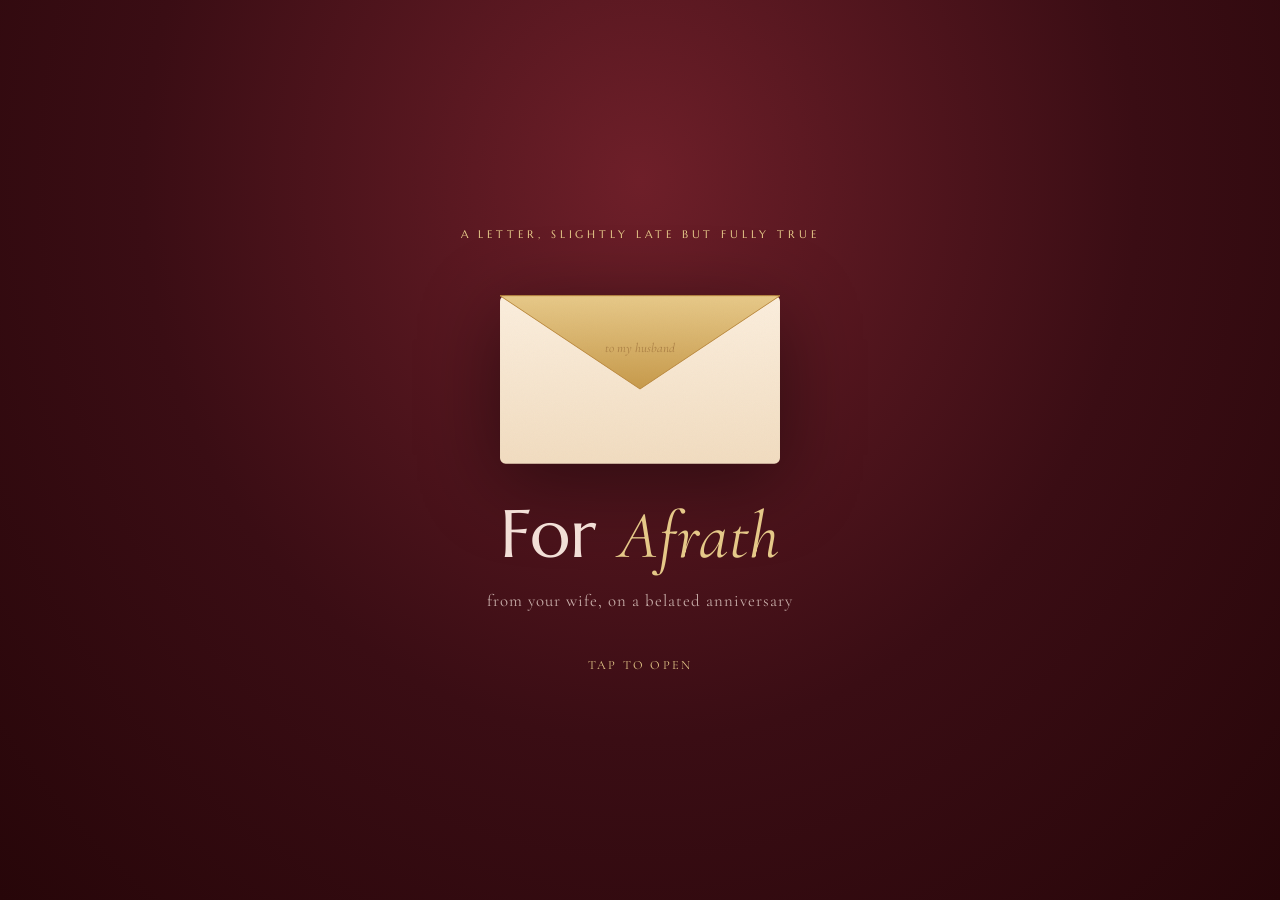
<file: index.html>
<!DOCTYPE html>
<html lang="en">
<head>
<meta charset="UTF-8">
<meta name="viewport" content="width=device-width, initial-scale=1.0">
<title>For Afrath</title>
<link rel="preconnect" href="https://fonts.googleapis.com">
<link href="https://fonts.googleapis.com/css2?family=Cormorant+Garamond:ital,wght@0,400;0,500;0,600;1,400;1,500&family=Marcellus&family=Caveat:wght@500;600&display=swap" rel="stylesheet">
<link rel="stylesheet" href="love.css">
<style>
  :root{
    --maroon-deep:#3a0d14;
    --maroon:#5c1620;
    --blush:#f3e0d8;
    --cream:#faf3ec;
    --gold:#c79a4b;
    --gold-soft:#e6c989;
    --ink:#2a1410;
  }

  *{margin:0;padding:0;box-sizing:border-box;}

  html{scroll-behavior:smooth; overflow-x:hidden; width:100%;}

  body{
    background:var(--cream);
    color:var(--ink);
    font-family:'Cormorant Garamond', serif;
    overflow-x:hidden;
  }

  @media (prefers-reduced-motion: reduce){
    *{animation-duration:0.01ms !important; animation-iteration-count:1 !important; transition-duration:0.01ms !important; scroll-behavior:auto !important;}
  }

  a{color:inherit;}

  ::selection{background:var(--gold-soft); color:var(--maroon-deep);}

  /* ===== Texture overlay ===== */
  .grain{
    position:fixed; inset:0; pointer-events:none; z-index:999;
    opacity:0.035; mix-blend-mode:multiply;
    background-image:url("data:image/svg+xml,%3Csvg xmlns='http://www.w3.org/2000/svg' width='200' height='200'%3E%3Cfilter id='n'%3E%3CfeTurbulence type='fractalNoise' baseFrequency='0.9' numOctaves='2' stitchTiles='stitch'/%3E%3C/filter%3E%3Crect width='100%25' height='100%25' filter='url(%23n)'/%3E%3C/svg%3E");
  }

  /* ===== HERO / ENVELOPE ===== */
  .hero{
    min-height:100svh;
    display:flex; flex-direction:column; align-items:center; justify-content:center;
    text-align:center;
    background:radial-gradient(ellipse at 50% 20%, #6e1f29 0%, var(--maroon-deep) 55%, #270609 100%);
    color:var(--blush);
    position:relative;
    padding:40px 24px;
    cursor:pointer;
  }

  .hero-eyebrow{
    font-family:'Marcellus', serif;
    letter-spacing:0.35em;
    text-transform:uppercase;
    font-size:0.7rem;
    color:var(--gold-soft);
    opacity:0;
    animation:fadeUp 1.2s ease forwards 0.3s;
  }

  .envelope{
    width:min(280px, 70vw);
    aspect-ratio:3/2;
    margin:36px 0 28px;
    position:relative;
    opacity:0;
    animation:fadeUp 1.2s ease forwards 0.6s;
  }
  .envelope svg{width:100%; height:100%; display:block; filter:drop-shadow(0 18px 40px rgba(0,0,0,0.45));}
  .envelope .flap{transform-origin:50% 0%; transition:transform 1.1s cubic-bezier(.6,0,.2,1);}
  .hero.opened .envelope .flap{transform:rotateX(180deg);}
  .envelope .letter-peek{transition:transform 1s cubic-bezier(.2,.7,.3,1) 0.35s, opacity 0.6s ease 0.35s; opacity:0; transform:translateY(0px);}
  .hero.opened .envelope .letter-peek{opacity:1; transform:translateY(-22px);}

  .hero-title{
    font-family:'Marcellus', serif;
    font-size:clamp(2.4rem, 7vw, 4.2rem);
    font-weight:400;
    letter-spacing:0.01em;
    opacity:0;
    animation:fadeUp 1.2s ease forwards 0.9s;
  }
  .hero-title em{
    font-style:italic;
    font-family:'Cormorant Garamond', serif;
    color:var(--gold-soft);
  }

  .hero-sub{
    margin-top:14px;
    font-size:1.05rem;
    letter-spacing:0.06em;
    color:rgba(243,224,216,0.75);
    opacity:0;
    animation:fadeUp 1.2s ease forwards 1.1s;
  }

  .hero-hint{
    margin-top:46px;
    font-size:0.78rem;
    letter-spacing:0.18em;
    text-transform:uppercase;
    color:var(--gold-soft);
    opacity:0;
    animation:fadeUp 1.2s ease forwards 1.4s, pulse 2.4s ease-in-out infinite 2.6s;
  }
  .hero.opened .hero-hint{display:none;}

  .hero-begin{
    margin-top:46px;
    display:none;
    font-family:'Marcellus', serif;
    letter-spacing:0.12em;
    text-transform:uppercase;
    font-size:0.8rem;
    padding:14px 36px;
    border-radius:30px;
    border:1px solid var(--gold-soft);
    color:var(--gold-soft);
    opacity:0;
    transition:background 0.35s ease, color 0.35s ease, transform 0.3s ease;
  }
  .hero.opened .hero-begin{
    display:inline-block;
    animation:fadeUp 0.9s ease forwards 0.6s;
  }
  .hero-begin:hover{background:var(--gold-soft); color:var(--maroon-deep); transform:translateY(-2px);}

  @keyframes fadeUp{
    from{opacity:0; transform:translateY(16px);}
    to{opacity:1; transform:translateY(0);}
  }
  @keyframes pulse{
    0%,100%{opacity:0.55;} 50%{opacity:1;}
  }

  /* ===== SECTION SHELL ===== */
  section{
    position:relative;
    padding:120px 24px;
  }
  .section-inner{max-width:760px; margin:0 auto;}

  .kicker{
    font-family:'Marcellus', serif;
    font-size:0.72rem;
    letter-spacing:0.3em;
    text-transform:uppercase;
    color:var(--maroon);
    opacity:0.7;
    display:block;
    margin-bottom:18px;
  }

  .reveal{opacity:0; transform:translateY(28px); transition:opacity 0.9s ease, transform 0.9s ease;}
  .reveal.in{opacity:1; transform:translateY(0);}

  /* ===== INTRO LINE ===== */
  .intro{
    text-align:center;
    background:var(--cream);
  }
  .intro p{
    font-size:clamp(1.3rem,2.6vw,1.7rem);
    line-height:1.65;
    font-style:italic;
    color:var(--maroon-deep);
  }
  .signature-mark{
    margin-top:34px;
    font-family:'Caveat', cursive;
    font-size:1.8rem;
    color:var(--gold);
  }

  /* ===== TIMELINE ===== */
  .timeline-section{background:var(--blush);}
  .timeline{
    position:relative;
    margin-top:60px;
    padding-left:28px;
  }
  .timeline::before{
    content:"";
    position:absolute;
    left:4px; top:6px; bottom:6px;
    width:1px;
    background:linear-gradient(var(--gold) 0%, var(--maroon) 100%);
    opacity:0.5;
  }
  .t-item{
    position:relative;
    padding:0 0 56px 32px;
  }
  .t-item:last-child{padding-bottom:0;}
  .t-item::before{
    content:"";
    position:absolute;
    left:-29px; top:4px;
    width:9px; height:9px;
    border-radius:50%;
    background:var(--gold);
    box-shadow:0 0 0 5px var(--blush), 0 0 0 6px rgba(199,154,75,0.4);
  }
  .t-date{
    font-family:'Marcellus', serif;
    font-size:0.78rem;
    letter-spacing:0.18em;
    text-transform:uppercase;
    color:var(--maroon);
    opacity:0.75;
  }
  .t-title{
    font-family:'Marcellus', serif;
    font-size:1.5rem;
    margin:8px 0 8px;
    color:var(--maroon-deep);
  }
  .t-text{font-size:1.1rem; line-height:1.7; color:#4a2a25; max-width:54ch;}

  .photo-slot{
    margin-top:18px;
    width:160px; height:200px;
    border:1px dashed rgba(92,22,32,0.35);
    border-radius:4px;
    display:flex; align-items:center; justify-content:center;
    background:rgba(255,255,255,0.35);
    font-family:'Marcellus', serif;
    font-size:0.65rem;
    letter-spacing:0.1em;
    text-transform:uppercase;
    color:rgba(92,22,32,0.45);
    text-align:center;
    padding:10px;
  }

  /* ===== LETTER ===== */
  .letter-section{
    background:linear-gradient(180deg, var(--cream) 0%, #f6ead9 100%);
  }
  .letter-paper{
    background:#fffaf2;
    border:1px solid rgba(199,154,75,0.35);
    box-shadow:0 30px 60px -20px rgba(58,13,20,0.25), 0 0 0 1px rgba(199,154,75,0.08);
    border-radius:2px;
    padding:clamp(32px,6vw,72px);
    position:relative;
  }
  .letter-paper::before{
    content:"";
    position:absolute; inset:14px;
    border:1px solid rgba(199,154,75,0.18);
    pointer-events:none;
  }
  .letter-head{
    text-align:center;
    margin-bottom:40px;
  }
  .letter-to{
    font-family:'Marcellus', serif;
    font-size:1.6rem;
    color:var(--maroon-deep);
  }
  .letter-occasion{
    margin-top:6px;
    font-size:0.95rem;
    color:var(--maroon);
    opacity:0.7;
    font-style:italic;
  }
  .letter-body p{
    font-size:1.18rem;
    line-height:1.85;
    margin-bottom:24px;
    color:#3a241d;
  }
  .letter-body p:first-of-type::first-letter{
    font-family:'Marcellus', serif;
    font-size:3.4rem;
    float:left;
    line-height:0.8;
    padding:8px 10px 0 0;
    color:var(--maroon);
  }
  .letter-sign{
    margin-top:36px;
    text-align:right;
  }
  .letter-sign .from{
    font-family:'Caveat', cursive;
    font-size:2.1rem;
    color:var(--maroon);
  }

  /* ===== CLOSING ===== */
  .closing{
    text-align:center;
    background:radial-gradient(ellipse at 50% 80%, #6e1f29 0%, var(--maroon-deep) 60%, #270609 100%);
    color:var(--blush);
    padding-bottom:140px;
  }
  .closing .kicker{color:var(--gold-soft);}
  .closing-title{
    font-family:'Marcellus', serif;
    font-size:clamp(1.8rem,4.5vw,2.6rem);
    margin-bottom:18px;
  }
  .closing-title em{font-style:italic; color:var(--gold-soft); font-family:'Cormorant Garamond', serif;}
  .closing p{
    font-size:1.15rem;
    line-height:1.7;
    color:rgba(243,224,216,0.8);
    max-width:50ch;
    margin:0 auto;
  }
  .heart-mark{
    margin-top:40px;
    font-size:1.6rem;
    color:var(--gold-soft);
  }

  @media (max-width:540px){
    section{padding:84px 20px;}
    .timeline{padding-left:18px;}
    .t-item{padding-left:26px;}
    .photo-slot{width:130px; height:170px;}
  }
</style>
</head>
<body>

<div class="grain"></div>

<!-- HERO / ENVELOPE -->
<div class="hero" id="hero">
  <span class="hero-eyebrow">A letter, slightly late but fully true</span>
  <div class="envelope" id="envelope">
    <svg viewBox="0 0 300 200" xmlns="http://www.w3.org/2000/svg">
      <defs>
        <linearGradient id="envBody" x1="0" y1="0" x2="0" y2="1">
          <stop offset="0%" stop-color="#fbeedd"/>
          <stop offset="100%" stop-color="#f1dcc0"/>
        </linearGradient>
        <linearGradient id="envFlap" x1="0" y1="0" x2="0" y2="1">
          <stop offset="0%" stop-color="#e7c989"/>
          <stop offset="100%" stop-color="#c79a4b"/>
        </linearGradient>
      </defs>
      <rect x="0" y="20" width="300" height="180" rx="6" fill="url(#envBody)"/>
      <polygon class="letter-peek" points="60,30 240,30 240,110 60,110" fill="#fffdf8" stroke="#e6c989" stroke-width="1"/>
      <polygon points="0,20 150,120 300,20" fill="#f8e4c8" stroke="#d8b06a" stroke-width="1" opacity="0.0"/>
      <polygon class="flap" points="0,20 150,120 300,20" fill="url(#envFlap)" stroke="#b8863a" stroke-width="1"/>
      <text x="150" y="80" text-anchor="middle" font-family="Cormorant Garamond, serif" font-style="italic" font-size="14" fill="#8a5a2a" opacity="0.55">to my husband</text>
    </svg>
  </div>
  <h1 class="hero-title">For <em>Afrath</em></h1>
  <p class="hero-sub">from your wife, on a belated anniversary</p>
  <p class="hero-hint">tap to open</p>
  <a href="q1.html" class="hero-begin" id="heroBegin">begin →</a>
</div>

<script>
  // Envelope open interaction
  const hero = document.getElementById('hero');
  hero.addEventListener('click', () => {
    hero.classList.add('opened');
  }, { once:true });
</script>

</body>
</html>
</file>
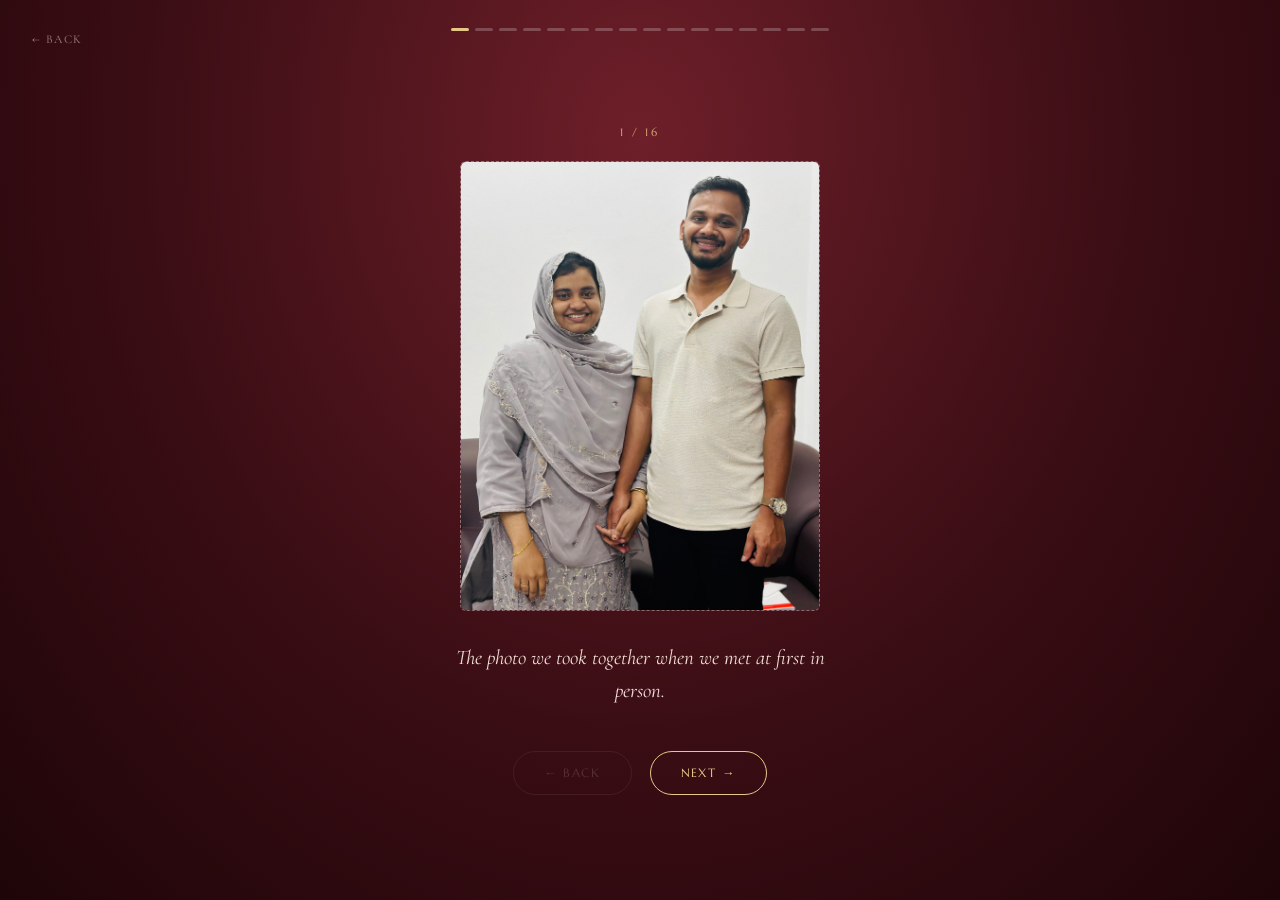
<file: gallery.html>
<!DOCTYPE html>
<html lang="en">
<head>
<meta charset="UTF-8">
<meta name="viewport" content="width=device-width, initial-scale=1.0">
<title>A Few Moments — For Afrath</title>
<link rel="preconnect" href="https://fonts.googleapis.com">
<link href="https://fonts.googleapis.com/css2?family=Cormorant+Garamond:ital,wght@0,400;0,500;0,600;1,400;1,500&family=Marcellus&family=Caveat:wght@500;600&display=swap" rel="stylesheet">
<link rel="stylesheet" href="love.css">
<style>
  body{
    background:radial-gradient(ellipse at 50% 15%, #6e1f29 0%, var(--maroon-deep) 55%, #1e0508 100%);
    color:var(--blush);
  }

  .gallery-page{
    min-height:100svh;
    display:flex; flex-direction:column; align-items:center; justify-content:center;
    text-align:center;
    padding:80px 24px 60px;
    position:relative;
  }

  .g-progress{
    position:absolute; top:28px; left:50%; transform:translateX(-50%);
    display:flex; gap:6px; flex-wrap:wrap; justify-content:center; max-width:90vw;
  }
  .g-progress span{width:18px; height:3px; border-radius:2px; background:rgba(255,255,255,0.22);}
  .g-progress span.active{background:var(--gold-soft);}
  .g-progress span.done{background:rgba(230,201,137,0.5);}

  .g-counter{
    font-family:'Marcellus', serif; font-size:0.7rem; letter-spacing:0.25em; text-transform:uppercase;
    color:var(--gold-soft); opacity:0.8; margin-bottom:22px;
  }

  .g-photo{
    width:min(360px, 80vw);
    aspect-ratio:4/5;
    border:1px dashed rgba(255,255,255,0.35);
    border-radius:6px;
    background:rgba(255,255,255,0.06);
    display:flex; align-items:center; justify-content:center;
    overflow:hidden;
    margin-bottom:30px;
  }
  .g-photo img{width:100%; height:100%; object-fit:cover; display:block;}
  .g-photo .placeholder{
    font-family:'Marcellus', serif; font-size:0.75rem; letter-spacing:0.1em; text-transform:uppercase;
    color:rgba(255,255,255,0.45); padding:20px;
  }

  .g-caption{
    font-size:1.3rem;
    font-style:italic;
    line-height:1.6;
    max-width:46ch;
    color:var(--blush);
  }

  .g-nav{
    margin-top:44px;
    display:flex; gap:18px; align-items:center;
  }
  .g-btn{
    font-family:'Marcellus', serif; letter-spacing:0.12em; text-transform:uppercase; font-size:0.78rem;
    padding:13px 30px; border-radius:30px; border:1px solid var(--gold-soft); color:var(--gold-soft);
    background:transparent; cursor:pointer; transition:background 0.3s ease, color 0.3s ease, opacity 0.3s ease, transform 0.3s ease;
  }
  .g-btn:hover{background:var(--gold-soft); color:var(--maroon-deep); transform:translateY(-2px);}
  .g-btn.ghost{opacity:0.55; border-color:rgba(255,255,255,0.35); color:rgba(255,255,255,0.7);}
  .g-btn.ghost:hover{background:rgba(255,255,255,0.12); color:var(--blush);}
  .g-btn[disabled]{opacity:0.2; pointer-events:none;}

  .q-back{
    position:absolute; top:32px; left:32px;
    font-size:0.75rem; letter-spacing:0.12em; text-transform:uppercase;
    opacity:0.55; transition:opacity 0.3s ease;
  }
  .q-back:hover{opacity:1;}
</style>
</head>
<body>
<div class="grain"></div>
<a href="story.html" class="q-back">← back</a>

<div class="gallery-page">
  <div class="g-progress" id="progress"></div>
  <span class="g-counter" id="counter"></span>
  <div class="g-photo" id="photoBox"></div>
  <p class="g-caption" id="caption"></p>

  <div class="g-nav">
    <button class="g-btn ghost" id="prevBtn">← back</button>
    <button class="g-btn" id="nextBtn">next →</button>
  </div>
</div>

<script>
  /* ====== EDIT YOUR PHOTOS HERE ======
     - src: path to your photo (e.g. "photos/1.jpg"), or leave "" for a placeholder box
     - caption: your little message for that photo
     Add or remove as many objects as you like.
  */
  const photos = [
    { src: "photos/IMG_4930.JPG", caption: "The photo we took together when we met at first in person." },
    { src: "photos/IMG_4871.JPG", caption: "This one, da. I still remember exactly what I felt looking at you for the first time sitting in front of me." },
    { src: "photos/IMG_4902.JPG", caption: "I want to us to hold our hands forever during the good times and the bad times, I wish for us to be so understanding and supportive" },
    { src: "photos/IMG_5034.JPG", caption: "Us, The Beautiful memories we hold remembering the days before the wedding and the cute little moments we had............." },
    { src: "photos/IMG_1775.JPG", caption: "YOU ARE SIGNING FOR THIS FOREVER AGREEMENT BY YOURSELF!!! NO TURNING BACK OKAY!!! REMEMBER THIS MOMENT!" },
    { src: "photos/1.jpeg", caption: "And we are Together, after all the waitings, life brought us to stage our selves and show the world we are the soulmates. " },
    { src: "photos/5.jpeg", caption: "one of the best memory during our first trip " },
    { src: "photos/8.jpeg", caption: "I don't think you know how much I smiled at this one. After the distance we got back again with our little time to once again" },
    { src: "photos/6.jpeg", caption: "This is full of our sleepy eyes, but This is one of my favorite outing we had." },
    { src: "photos/10.jpeg", caption: "Just Roaming around the malls and had our little boat ride" },
    { src: "photos/13.jpeg", caption: "This is the one of the best photos we had, I love how you look at me in this one, and I love how we look at each other in this one." },
    { src: "photos/14.jpeg", caption: "AAAAHHHHHH!!!! This one, a very beautiful camel ride, I loved it ane...." },
    { src: "photos/12.jpeg", caption: "This is a just us moment we shared, Let's say it was a Date, which proves me that walking beside you is my favorite" },
    { src: "photos/11.jpeg", caption: "The Lovely Morning, waiting for the sun to rise just above us" },
    { src: "photos/3.jpeg", caption: "Another night out,Just Making sure I have explored all the places in Qatar" },
    { src: "photos/9.jpeg", caption: "REMEMBER WHATEVER IT IS,WE ARE TOGETHER IN THIS LIFE JOURNEY....." },

  ];

  let i = 0;
  const photoBox = document.getElementById('photoBox');
  const caption = document.getElementById('caption');
  const counter = document.getElementById('counter');
  const progress = document.getElementById('progress');
  const prevBtn = document.getElementById('prevBtn');
  const nextBtn = document.getElementById('nextBtn');

  // build progress dots
  photos.forEach(() => {
    const dot = document.createElement('span');
    progress.appendChild(dot);
  });

  function render(){
    const p = photos[i];
    photoBox.innerHTML = p.src
      ? `<img src="${p.src}" alt="">`
      : `<div class="placeholder">photo ${i+1} of ${photos.length}<br>(add your image here)</div>`;
    caption.textContent = p.caption;
    counter.textContent = `${i+1} / ${photos.length}`;
    prevBtn.disabled = i === 0;

    [...progress.children].forEach((dot, idx) => {
      dot.className = idx < i ? 'done' : idx === i ? 'active' : '';
    });

    if(i === photos.length - 1){
      nextBtn.textContent = 'read my letter →';
    } else {
      nextBtn.textContent = 'next →';
    }
  }

  prevBtn.addEventListener('click', () => {
    if(i > 0){ i--; render(); }
  });
  nextBtn.addEventListener('click', () => {
    if(i < photos.length - 1){
      i++;
      render();
    } else {
      window.location.href = 'letter.html';
    }
  });

  render();
</script>
</body>
</html>
</file>
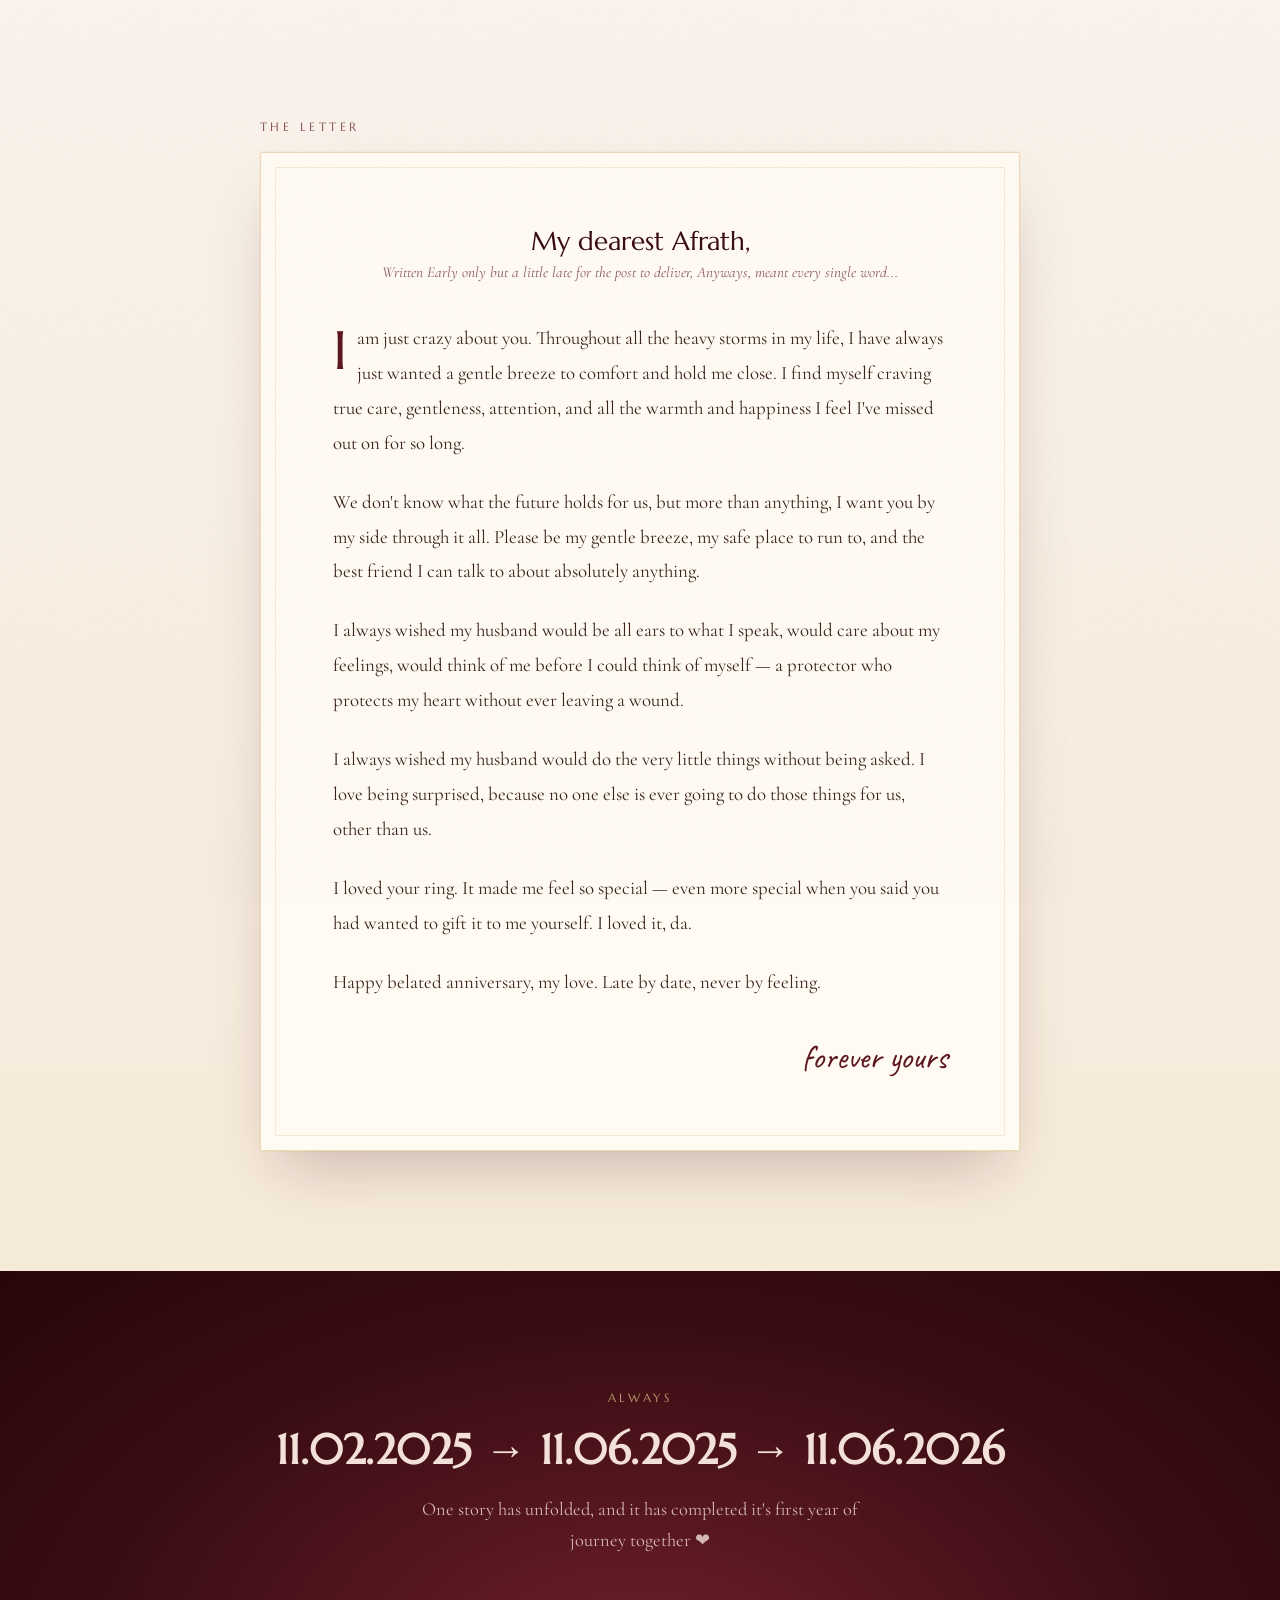
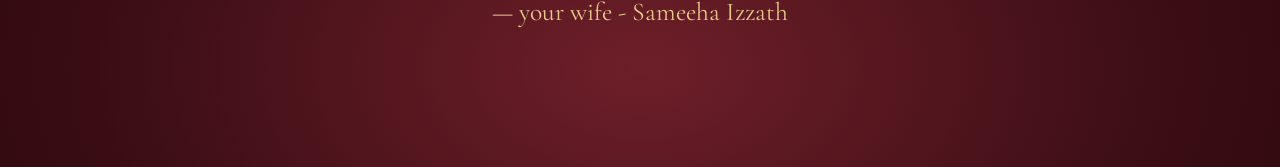
<file: letter.html>
<!DOCTYPE html>
<html lang="en">
<head>
<meta charset="UTF-8">
<meta name="viewport" content="width=device-width, initial-scale=1.0">
<title>My Letter — For Afrath</title>
<link rel="preconnect" href="https://fonts.googleapis.com">
<link href="https://fonts.googleapis.com/css2?family=Cormorant+Garamond:ital,wght@0,400;0,500;0,600;1,400;1,500&family=Marcellus&family=Caveat:wght@500;600&display=swap" rel="stylesheet">
<link rel="stylesheet" href="love.css">
<style>
  body{background:var(--cream); color:var(--ink);}
  section{position:relative; padding:120px 24px;}
  .section-inner{max-width:760px; margin:0 auto;}
  .kicker{
    font-family:'Marcellus', serif; font-size:0.72rem; letter-spacing:0.3em; text-transform:uppercase;
    color:var(--maroon); opacity:0.7; display:block; margin-bottom:18px;
  }
  .reveal{opacity:0; transform:translateY(28px); transition:opacity 0.9s ease, transform 0.9s ease;}
  .reveal.in{opacity:1; transform:translateY(0);}

  .letter-section{background:linear-gradient(180deg, var(--cream) 0%, #f6ead9 100%);}
  .letter-paper{
    background:#fffaf2; border:1px solid rgba(199,154,75,0.35);
    box-shadow:0 30px 60px -20px rgba(58,13,20,0.25), 0 0 0 1px rgba(199,154,75,0.08);
    border-radius:2px; padding:clamp(32px,6vw,72px); position:relative;
  }
  .letter-paper::before{content:""; position:absolute; inset:14px; border:1px solid rgba(199,154,75,0.18); pointer-events:none;}
  .letter-head{text-align:center; margin-bottom:40px;}
  .letter-to{font-family:'Marcellus', serif; font-size:1.6rem; color:var(--maroon-deep);}
  .letter-occasion{margin-top:6px; font-size:0.95rem; color:var(--maroon); opacity:0.7; font-style:italic;}
  .letter-body p{font-size:1.18rem; line-height:1.85; margin-bottom:24px; color:#3a241d;}
  .letter-body p:first-of-type::first-letter{
    font-family:'Marcellus', serif; font-size:3.4rem; float:left; line-height:0.8; padding:8px 10px 0 0; color:var(--maroon);
  }
  .letter-sign{margin-top:36px; text-align:right;}
  .letter-sign .from{font-family:'Caveat', cursive; font-size:2.1rem; color:var(--maroon);}

  .closing{
    text-align:center;
    background:radial-gradient(ellipse at 50% 80%, #6e1f29 0%, var(--maroon-deep) 60%, #270609 100%);
    color:var(--blush); padding-bottom:140px;
  }
  .closing .kicker{color:var(--gold-soft);}
  .closing-title{font-family:'Marcellus', serif; font-size:clamp(1.8rem,4.5vw,2.6rem); margin-bottom:18px;}
  .closing-title em{font-style:italic; color:var(--gold-soft); font-family:'Cormorant Garamond', serif;}
  .closing p{font-size:1.15rem; line-height:1.7; color:rgba(243,224,216,0.8); max-width:50ch; margin:0 auto;}
  .heart-mark{margin-top:40px; font-size:1.6rem; color:var(--gold-soft);}

  @media (max-width:540px){section{padding:84px 20px;}}
</style>
</head>
<body>
<div class="grain"></div>

<!-- LETTER -->
<section class="letter-section">
  <div class="section-inner reveal">
    <span class="kicker">The letter</span>
    <div class="letter-paper">
      <div class="letter-head">
        <div class="letter-to">My dearest Afrath,</div>
        <div class="letter-occasion">Written Early only but a little late for the post to deliver, Anyways, meant every single word...</div>
      </div>
      <div class="letter-body">
        <p>I am just crazy about you. Throughout all the heavy storms in my life, I have always just wanted a gentle breeze to comfort and hold me close. I find myself craving true care, gentleness, attention, and all the warmth and happiness I feel I've missed out on for so long.</p>
        <p>We don't know what the future holds for us, but more than anything, I want you by my side through it all. Please be my gentle breeze, my safe place to run to, and the best friend I can talk to about absolutely anything.</p>
        <p>I always wished my husband would be all ears to what I speak, would care about my feelings, would think of me before I could think of myself — a protector who protects my heart without ever leaving a wound.</p>
        <p>I always wished my husband would do the very little things without being asked. I love being surprised, because no one else is ever going to do those things for us, other than us.</p>
        <p>I loved your ring. It made me feel so special — even more special when you said you had wanted to gift it to me yourself. I loved it, da.</p>
        <p>Happy belated anniversary, my love. Late by date, never by feeling.</p>
      </div>
      <div class="letter-sign">
        <div class="from">forever yours</div>
      </div>
    </div>
  </div>
</section>

<!-- CLOSING -->
<section class="closing">
  <div class="section-inner reveal">
    <span class="kicker">always</span>
    <h2 class="closing-title">11.02.2025 → 11.06.2025 → 11.06.2026 </h2>
    <p>One story has unfolded, and it has completed it's first year of journey together ❤︎ </p>
    <div class="heart-mark">— your wife - Sameeha Izzath </div>
  </div>
</section>

<script>
  const revealEls = document.querySelectorAll('.reveal');
  const io = new IntersectionObserver((entries) => {
    entries.forEach(e => {
      if(e.isIntersecting){
        e.target.classList.add('in');
        io.unobserve(e.target);
      }
    });
  }, { threshold:0.15 });
  revealEls.forEach(el => io.observe(el));
</script>
</body>
</html>
</file>
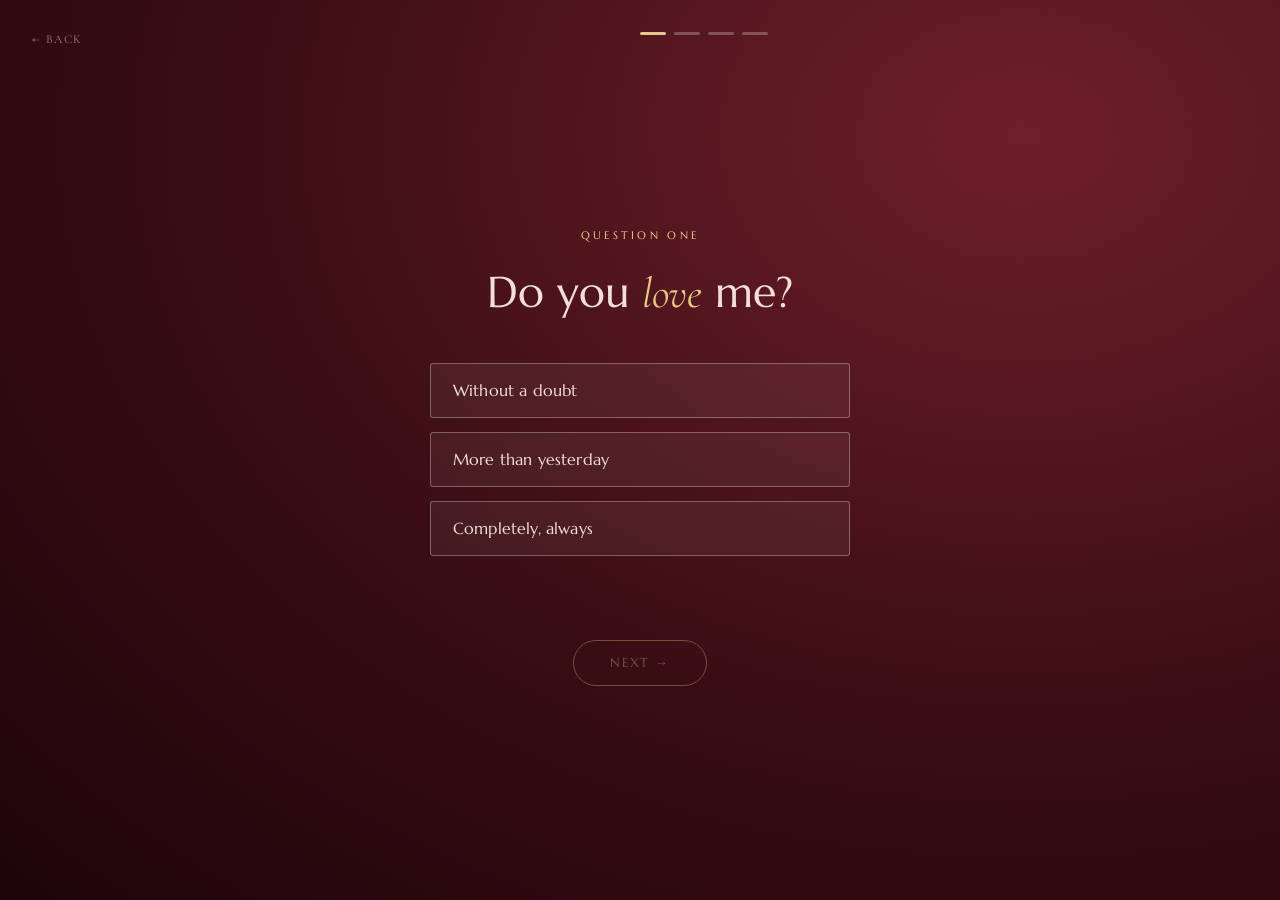
<file: q1.html>
<!DOCTYPE html>
<html lang="en">
<head>
<meta charset="UTF-8">
<meta name="viewport" content="width=device-width, initial-scale=1.0">
<title>For Afrath — a little question</title>
<link rel="preconnect" href="https://fonts.googleapis.com">
<link href="https://fonts.googleapis.com/css2?family=Cormorant+Garamond:ital,wght@0,400;0,500;0,600;1,400;1,500&family=Marcellus&family=Caveat:wght@500;600&display=swap" rel="stylesheet">
<link rel="stylesheet" href="love.css">
<style>
  body{
    background:radial-gradient(ellipse at 80% 15%, #6e1f29 0%, var(--maroon-deep) 55%, #1e0508 100%);
    color:var(--blush);
  }
</style>
</head>
<body>
<div class="grain"></div>

<a href="index.html" class="q-back">← back</a>

<div class="q-page">
  <div class="q-progress">
    <span class="active"></span><span></span><span></span><span></span>
  </div>
  <span class="q-eyebrow" style="color:var(--gold-soft)">Question one</span>
  <h1 class="q-title">Do you <em>love</em> me?</h1>

  <div class="q-options" id="options">
    <button class="q-option" data-reaction="Good answer. Say it again tomorrow.">Without a doubt</button>
    <button class="q-option" data-reaction="That's all I needed to hear.">More than yesterday</button>
    <button class="q-option" data-reaction="Then prove it — keep reading.">Completely, always</button>
  </div>
  <p class="q-reaction" id="reaction"></p>

  <div class="q-nav">
    <a href="q2.html" class="q-next" id="nextBtn">Next →</a>
  </div>
</div>

<script>
  const options = document.querySelectorAll('.q-option');
  const reaction = document.getElementById('reaction');
  const nextBtn = document.getElementById('nextBtn');

  options.forEach(opt => {
    opt.addEventListener('click', () => {
      options.forEach(o => o.classList.remove('selected'));
      opt.classList.add('selected');
      reaction.textContent = opt.dataset.reaction;
      reaction.classList.add('show');
      nextBtn.classList.add('enabled');
      try{ localStorage.setItem('q1', opt.textContent); }catch(e){}
    });
  });
</script>
</body>
</html>
</file>
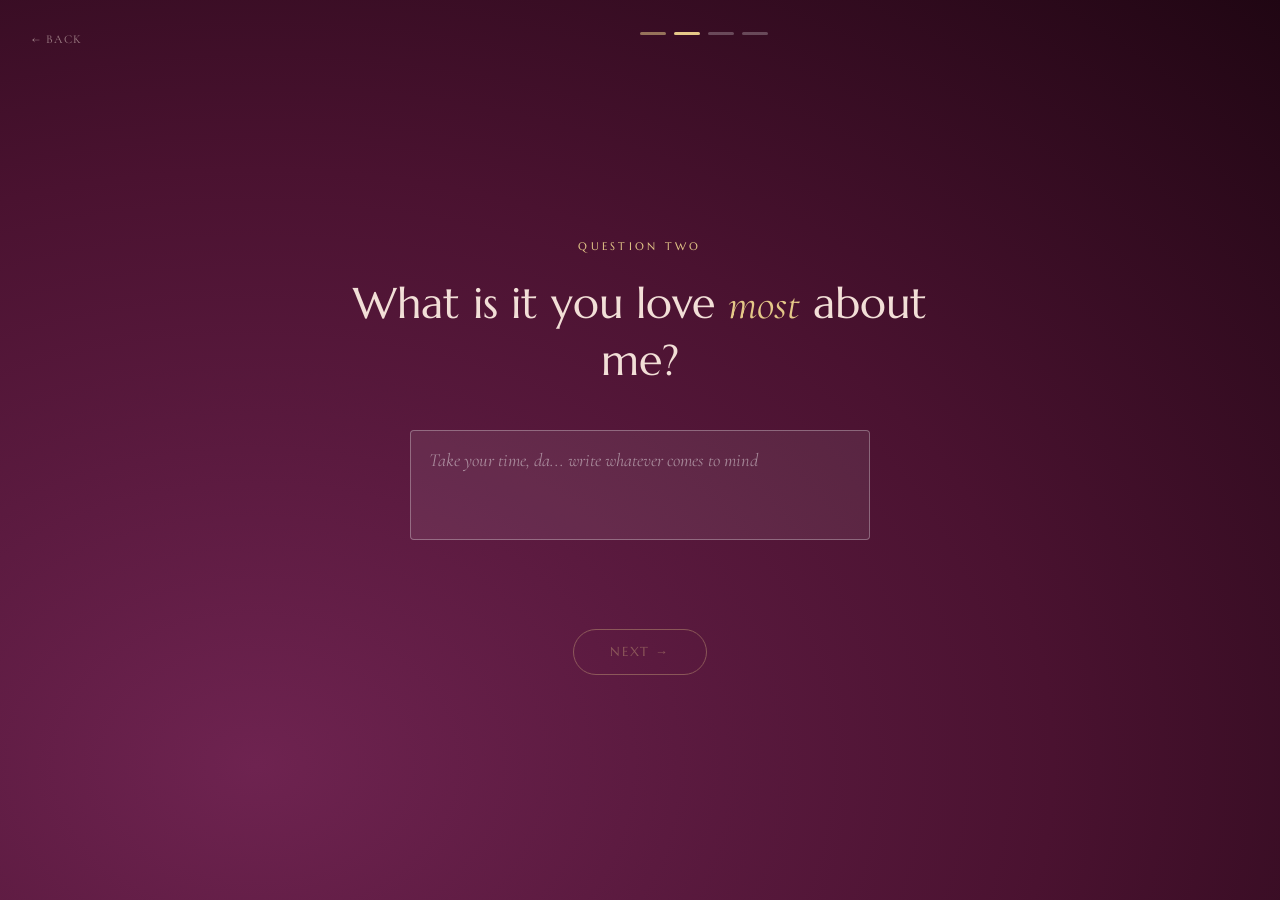
<file: q2.html>
<!DOCTYPE html>
<html lang="en">
<head>
<meta charset="UTF-8">
<meta name="viewport" content="width=device-width, initial-scale=1.0">
<title>For Afrath — a little question</title>
<link rel="preconnect" href="https://fonts.googleapis.com">
<link href="https://fonts.googleapis.com/css2?family=Cormorant+Garamond:ital,wght@0,400;0,500;0,600;1,400;1,500&family=Marcellus&family=Caveat:wght@500;600&display=swap" rel="stylesheet">
<link rel="stylesheet" href="love.css">
<style>
  body{
    background:radial-gradient(ellipse at 20% 85%, #6e2350 0%, var(--plum) 55%, #200613 100%);
    color:var(--blush);
  }
</style>
</head>
<body>
<div class="grain"></div>

<a href="q1.html" class="q-back">← back</a>

<div class="q-page">
  <div class="q-progress">
    <span class="done"></span><span class="active"></span><span></span><span></span>
  </div>
  <span class="q-eyebrow" style="color:var(--gold-soft)">Question two</span>
  <h1 class="q-title">What is it you love <em>most</em> about me?</h1>

  <div class="q-textwrap">
    <textarea id="answer2" placeholder="Take your time, da... write whatever comes to mind"></textarea>
  </div>
  <p class="q-reaction" id="reaction"></p>

  <div class="q-nav">
    <a href="q3.html" class="q-next" id="nextBtn">Next →</a>
  </div>
</div>

<script>
  const ta = document.getElementById('answer2');
  const reaction = document.getElementById('reaction');
  const nextBtn = document.getElementById('nextBtn');

  ta.addEventListener('input', () => {
    if(ta.value.trim().length > 0){
      nextBtn.classList.add('enabled');
      reaction.textContent = "I'm saving every word of this.";
      reaction.classList.add('show');
      try{ localStorage.setItem('q2', ta.value.trim()); }catch(e){}
    } else {
      nextBtn.classList.remove('enabled');
      reaction.classList.remove('show');
    }
  });
</script>
</body>
</html>
</file>
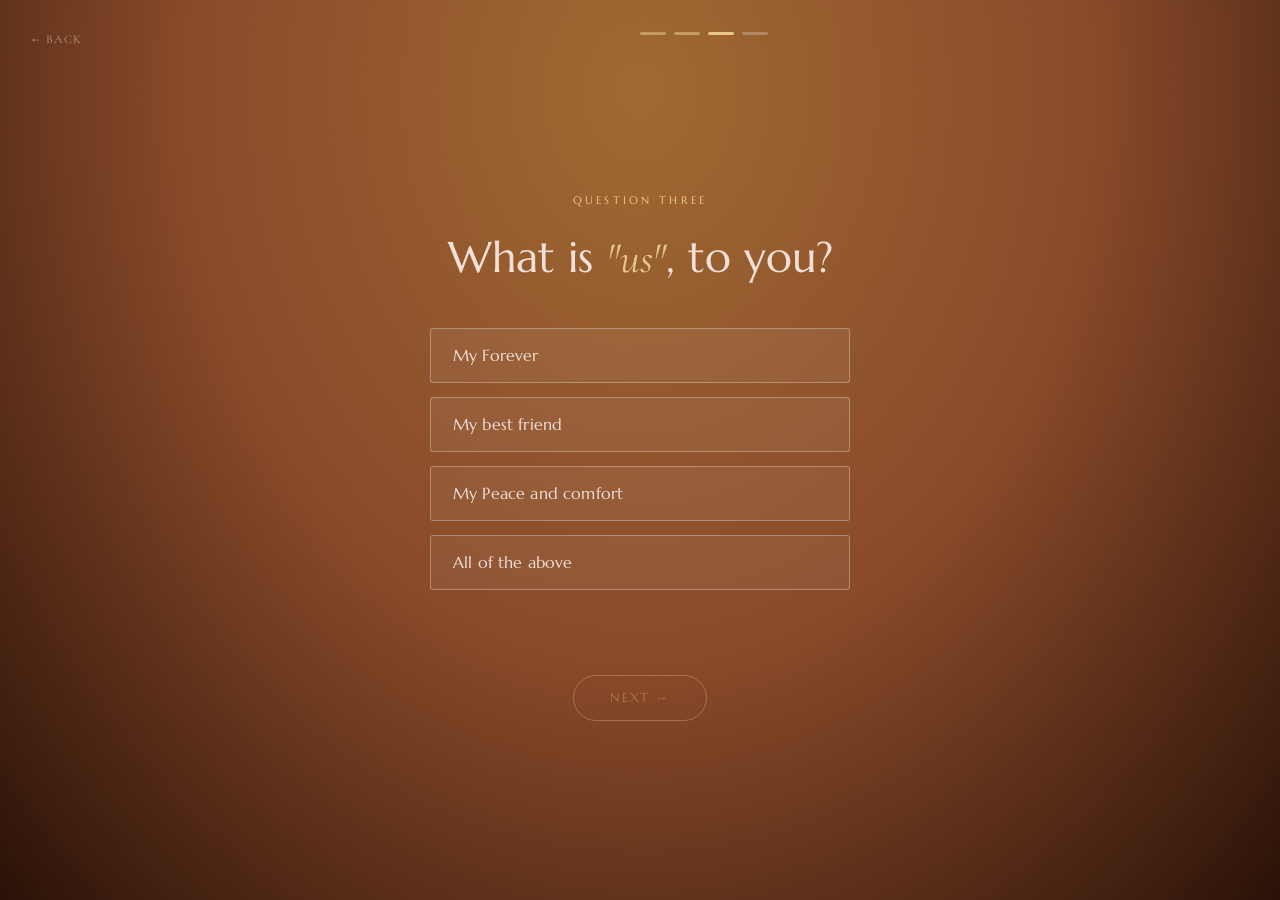
<file: q3.html>
<!DOCTYPE html>
<html lang="en">
<head>
<meta charset="UTF-8">
<meta name="viewport" content="width=device-width, initial-scale=1.0">
<title>For Afrath — a little question</title>
<link rel="preconnect" href="https://fonts.googleapis.com">
<link href="https://fonts.googleapis.com/css2?family=Cormorant+Garamond:ital,wght@0,400;0,500;0,600;1,400;1,500&family=Marcellus&family=Caveat:wght@500;600&display=swap" rel="stylesheet">
<link rel="stylesheet" href="love.css">
<style>
  body{
    background:radial-gradient(ellipse at 50% 10%, #a06a32 0%, var(--clay) 50%, #2a1207 100%);
    color:var(--blush);
  }
</style>
</head>
<body>
<div class="grain"></div>

<a href="q2.html" class="q-back">← back</a>

<div class="q-page">
  <div class="q-progress">
    <span class="done"></span><span class="done"></span><span class="active"></span><span></span>
  </div>
  <span class="q-eyebrow" style="color:var(--gold-soft)">Question three</span>
  <h1 class="q-title">What is <em>"us"</em>, to you?</h1>

  <div class="q-options" id="options">
    <button class="q-option" data-reaction="You are my forever too.">My Forever</button>
    <button class="q-option" data-reaction="Mine too — the realest kind.">My best friend</button>
    <button class="q-option" data-reaction="That's exactly what I needed you to be.">My Peace and comfort </button>
    <button class="q-option" data-reaction="All of it. Always all of it.">All of the above</button>
  </div>
  <p class="q-reaction" id="reaction"></p>

  <div class="q-nav">
    <a href="q4.html" class="q-next" id="nextBtn">Next →</a>
  </div>
</div>

<script>
  const options = document.querySelectorAll('.q-option');
  const reaction = document.getElementById('reaction');
  const nextBtn = document.getElementById('nextBtn');

  options.forEach(opt => {
    opt.addEventListener('click', () => {
      options.forEach(o => o.classList.remove('selected'));
      opt.classList.add('selected');
      reaction.textContent = opt.dataset.reaction;
      reaction.classList.add('show');
      nextBtn.classList.add('enabled');
      try{ localStorage.setItem('q3', opt.textContent); }catch(e){}
    });
  });
</script>
</body>
</html>
</file>
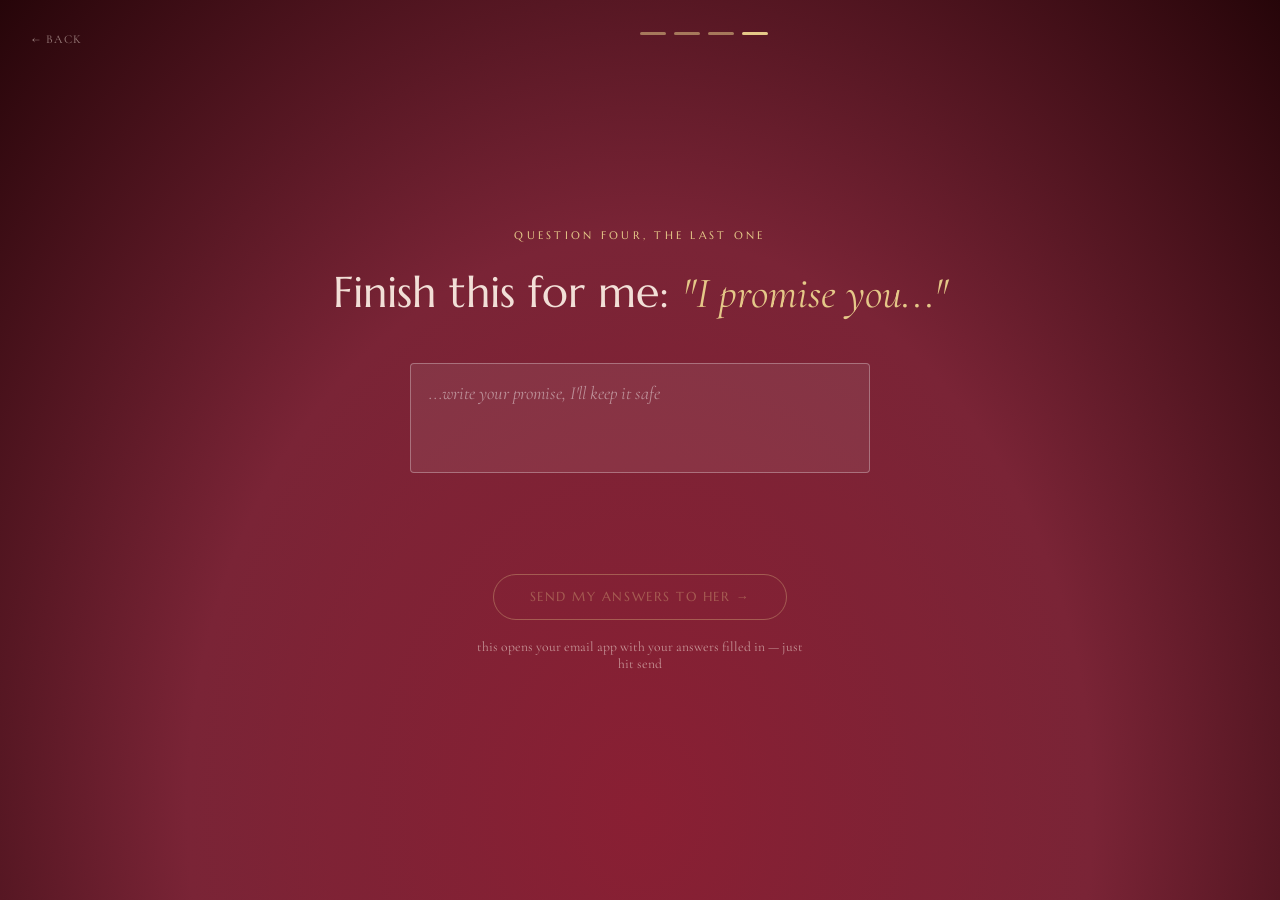
<file: q4.html>
<!DOCTYPE html>
<html lang="en">
<head>
<meta charset="UTF-8">
<meta name="viewport" content="width=device-width, initial-scale=1.0">
<title>For Afrath — a little question</title>
<link rel="preconnect" href="https://fonts.googleapis.com">
<link href="https://fonts.googleapis.com/css2?family=Cormorant+Garamond:ital,wght@0,400;0,500;0,600;1,400;1,500&family=Marcellus&family=Caveat:wght@500;600&display=swap" rel="stylesheet">
<link rel="stylesheet" href="love.css">
<style>
  body{
    background:radial-gradient(ellipse at 50% 90%, #8a1f33 0%, var(--rose) 50%, #260509 100%);
    color:var(--blush);
  }
  button.q-next{
    font-family:'Marcellus', serif;
    cursor:pointer;
  }
</style>
</head>
<body>
<div class="grain"></div>

<a href="q3.html" class="q-back">← back</a>

<div class="q-page">
  <div class="q-progress">
    <span class="done"></span><span class="done"></span><span class="done"></span><span class="active"></span>
  </div>
  <span class="q-eyebrow" style="color:var(--gold-soft)">Question four, the last one</span>
  <h1 class="q-title">Finish this for me: <em>"I promise you..."</em></h1>

  <div class="q-textwrap">
    <textarea id="answer4" placeholder="...write your promise, I'll keep it safe"></textarea>
  </div>
  <p class="q-reaction" id="reaction"></p>

  <div class="q-nav">
    <button class="q-next" id="nextBtn">Send my answers to her →</button>
  </div>
  <p style="margin-top:18px; font-size:0.85rem; opacity:0.6; max-width:340px;">this opens your email app with your answers filled in — just hit send</p>
</div>

<script>
  const ta = document.getElementById('answer4');
  const reaction = document.getElementById('reaction');
  const nextBtn = document.getElementById('nextBtn');

  ta.addEventListener('input', () => {
    if(ta.value.trim().length > 0){
      nextBtn.classList.add('enabled');
      reaction.textContent = "I'll hold you to it, gently.";
      reaction.classList.add('show');
      try{ localStorage.setItem('q4', ta.value.trim()); }catch(e){}
    } else {
      nextBtn.classList.remove('enabled');
      reaction.classList.remove('show');
    }
  });

  nextBtn.addEventListener('click', () => {
    if(!nextBtn.classList.contains('enabled')) return;

    let q1, q2, q3, q4;
    try{
      q1 = localStorage.getItem('q1') || '(skipped)';
      q2 = localStorage.getItem('q2') || '(skipped)';
      q3 = localStorage.getItem('q3') || '(skipped)';
      q4 = localStorage.getItem('q4') || '(skipped)';
    }catch(e){
      q1 = q2 = q3 = q4 = '(could not read answer)';
    }

    const subject = "My answers, from your husband";
    const body =
      "Does he love me?\n" + q1 + "\n\n" +
      "What he loves most about me:\n" + q2 + "\n\n" +
      "What \"us\" means to him:\n" + q3 + "\n\n" +
      "His promise to me:\n" + q4;

    const mailto = "mailto:sameehaizzath@gmail.com?subject=" +
      encodeURIComponent(subject) + "&body=" + encodeURIComponent(body);

    window.location.href = mailto;

    // give the email app a moment to open, then continue to the story
    setTimeout(() => {
      window.location.href = "story.html";
    }, 1200);
  });
</script>
</body>
</html>
</file>
<file: love.css>
:root{
  --maroon-deep:#3a0d14;
  --maroon:#5c1620;
  --blush:#f3e0d8;
  --cream:#faf3ec;
  --gold:#c79a4b;
  --gold-soft:#e6c989;
  --ink:#2a1410;
  --plum:#4a1230;
  --rose:#7a2436;
  --clay:#8a4a2a;
}

*{margin:0;padding:0;box-sizing:border-box;}
html{scroll-behavior:smooth; overflow-x:hidden; width:100%;}
body{
  font-family:'Cormorant Garamond', serif;
  color:var(--ink);
  min-height:100svh;
  overflow-x:hidden;
  width:100%;
}
a{color:inherit; text-decoration:none;}
::selection{background:var(--gold-soft); color:var(--maroon-deep);}

@media (prefers-reduced-motion: reduce){
  *{animation-duration:0.01ms !important; animation-iteration-count:1 !important; transition-duration:0.01ms !important; scroll-behavior:auto !important;}
}

.grain{
  position:fixed; inset:0; pointer-events:none; z-index:999;
  opacity:0.035; mix-blend-mode:multiply;
  background-image:url("data:image/svg+xml,%3Csvg xmlns='http://www.w3.org/2000/svg' width='200' height='200'%3E%3Cfilter id='n'%3E%3CfeTurbulence type='fractalNoise' baseFrequency='0.9' numOctaves='2' stitchTiles='stitch'/%3E%3C/filter%3E%3Crect width='100%25' height='100%25' filter='url(%23n)'/%3E%3C/svg%3E");
}

@keyframes fadeUp{
  from{opacity:0; transform:translateY(16px);}
  to{opacity:1; transform:translateY(0);}
}
@keyframes pulse{
  0%,100%{opacity:0.55;} 50%{opacity:1;}
}

/* ===== QUESTION PAGE SHELL ===== */
.q-page{
  min-height:100svh;
  display:flex; flex-direction:column; align-items:center; justify-content:center;
  text-align:center;
  padding:48px 24px;
  position:relative;
}

.q-progress{
  position:absolute;
  top:32px; left:50%; transform:translateX(-50%);
  display:flex; gap:8px;
  opacity:0;
  animation:fadeUp 1s ease forwards 0.2s;
}
.q-progress span{
  width:26px; height:3px;
  border-radius:2px;
  background:rgba(255,255,255,0.25);
}
.q-progress span.active{background:var(--gold-soft);}
.q-progress span.done{background:rgba(230,201,137,0.55);}

.q-eyebrow{
  font-family:'Marcellus', serif;
  letter-spacing:0.3em;
  text-transform:uppercase;
  font-size:0.68rem;
  opacity:0;
  animation:fadeUp 1s ease forwards 0.35s;
  margin-bottom:22px;
}

.q-title{
  font-family:'Marcellus', serif;
  font-weight:400;
  font-size:clamp(1.7rem, 5vw, 2.7rem);
  max-width:18ch;
  line-height:1.3;
  opacity:0;
  animation:fadeUp 1s ease forwards 0.55s;
}
.q-title em{font-style:italic; color:var(--gold-soft); font-family:'Cormorant Garamond', serif;}

.q-options{
  margin-top:42px;
  display:flex; flex-direction:column; gap:14px;
  width:min(420px, 90vw);
  opacity:0;
  animation:fadeUp 1s ease forwards 0.8s;
}
.q-option{
  font-family:'Marcellus', serif;
  font-size:1.02rem;
  letter-spacing:0.01em;
  padding:16px 22px;
  border-radius:3px;
  border:1px solid rgba(255,255,255,0.3);
  background:rgba(255,255,255,0.06);
  color:inherit;
  cursor:pointer;
  transition:background 0.3s ease, border-color 0.3s ease, transform 0.3s ease;
  text-align:left;
}
.q-option:hover{background:rgba(255,255,255,0.14); border-color:rgba(255,255,255,0.55); transform:translateX(4px);}
.q-option.selected{
  background:rgba(230,201,137,0.22);
  border-color:var(--gold-soft);
}

.q-textwrap{
  margin-top:42px;
  width:min(460px, 90vw);
  opacity:0;
  animation:fadeUp 1s ease forwards 0.8s;
}
.q-textwrap textarea{
  width:100%;
  min-height:110px;
  background:rgba(255,255,255,0.08);
  border:1px solid rgba(255,255,255,0.3);
  border-radius:4px;
  color:inherit;
  font-family:'Cormorant Garamond', serif;
  font-size:1.15rem;
  font-style:italic;
  padding:18px;
  resize:none;
  outline:none;
  transition:border-color 0.3s ease, background 0.3s ease;
}
.q-textwrap textarea::placeholder{color:rgba(255,255,255,0.45);}
.q-textwrap textarea:focus{border-color:var(--gold-soft); background:rgba(255,255,255,0.13);}

.q-reaction{
  margin-top:24px;
  font-style:italic;
  font-size:1.1rem;
  color:var(--gold-soft);
  min-height:1.4em;
  opacity:0;
  transition:opacity 0.5s ease;
}
.q-reaction.show{opacity:1;}

.q-nav{
  margin-top:48px;
  opacity:0;
  animation:fadeUp 1s ease forwards 1s;
}
.q-next{
  font-family:'Marcellus', serif;
  letter-spacing:0.12em;
  text-transform:uppercase;
  font-size:0.8rem;
  padding:14px 36px;
  border-radius:30px;
  border:1px solid var(--gold-soft);
  background:transparent;
  color:var(--gold-soft);
  cursor:pointer;
  transition:background 0.35s ease, color 0.35s ease, opacity 0.3s ease, transform 0.3s ease;
  opacity:0.35;
  pointer-events:none;
}
.q-next.enabled{
  opacity:1;
  pointer-events:auto;
}
.q-next.enabled:hover{background:var(--gold-soft); color:var(--maroon-deep); transform:translateY(-2px);}

.q-back{
  position:absolute;
  top:32px; left:32px;
  font-size:0.75rem;
  letter-spacing:0.12em;
  text-transform:uppercase;
  opacity:0.55;
  transition:opacity 0.3s ease;
}
.q-back:hover{opacity:1;}
</file>
